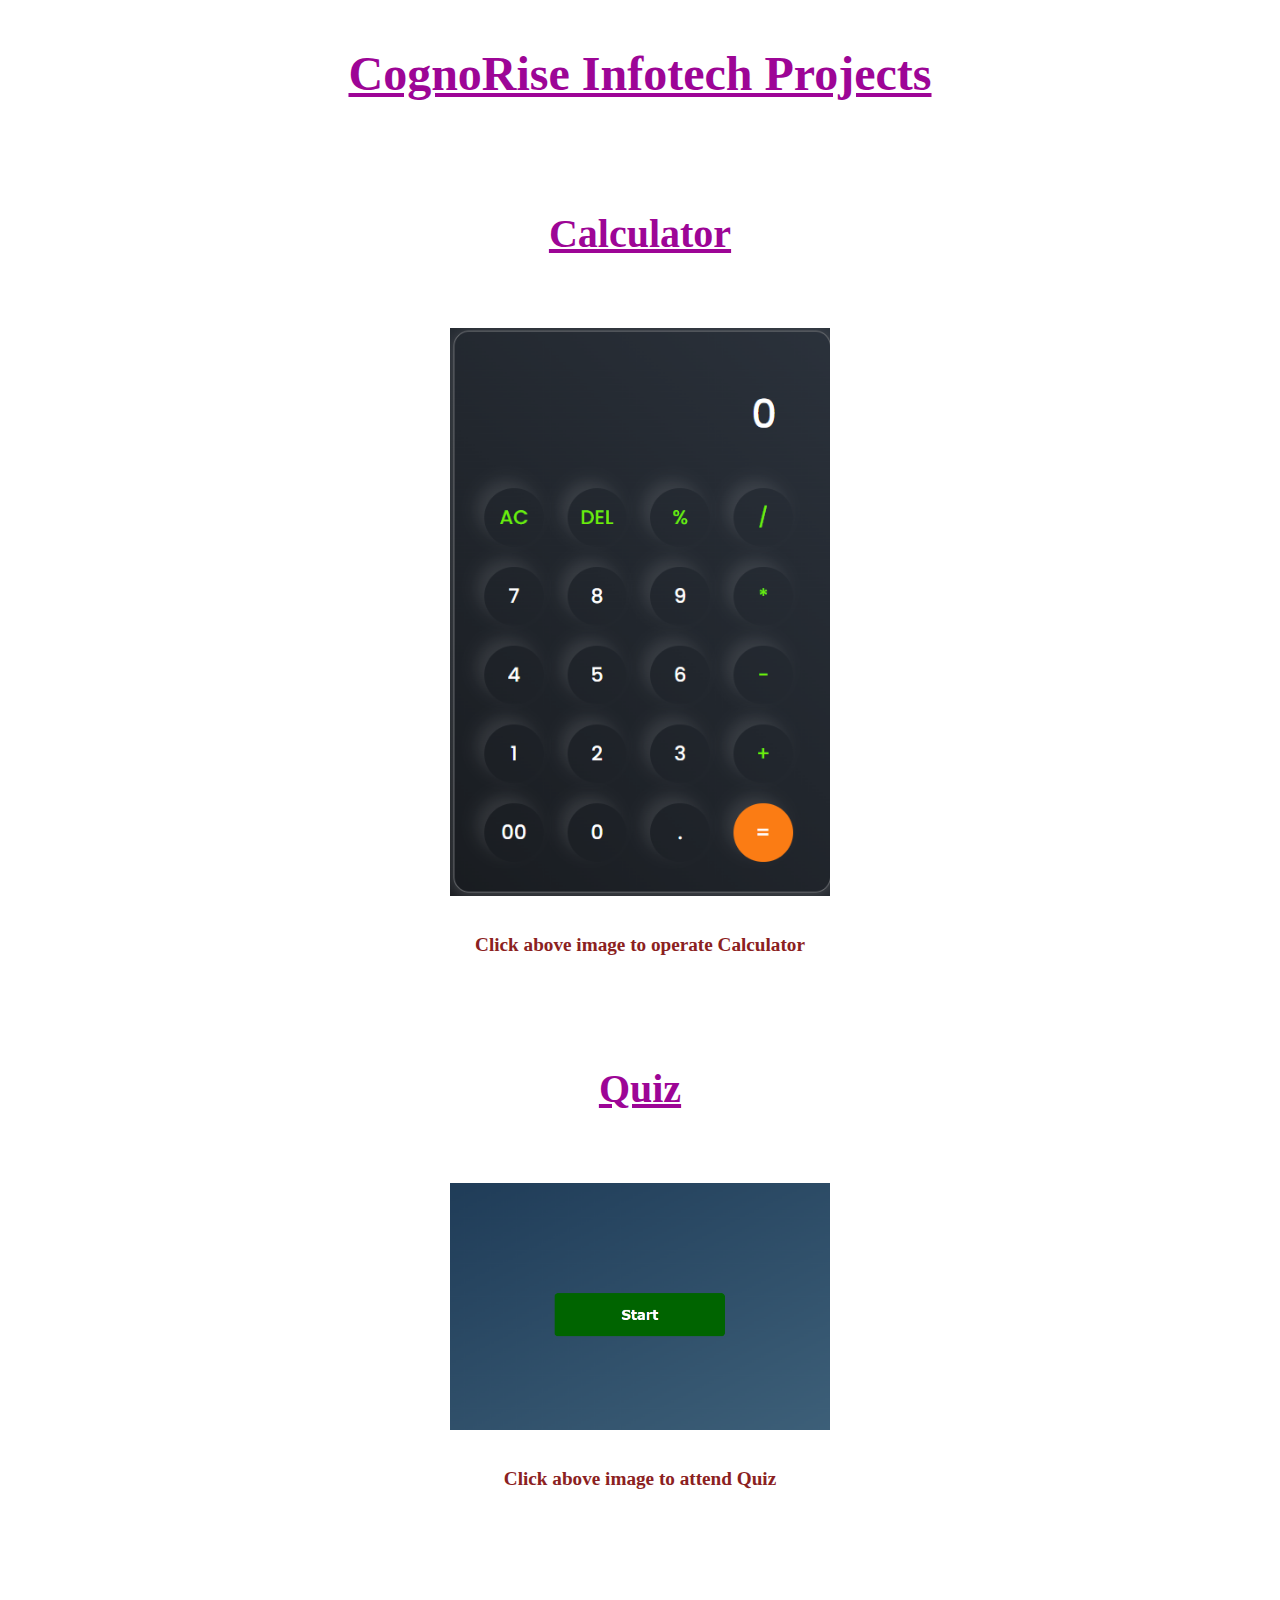
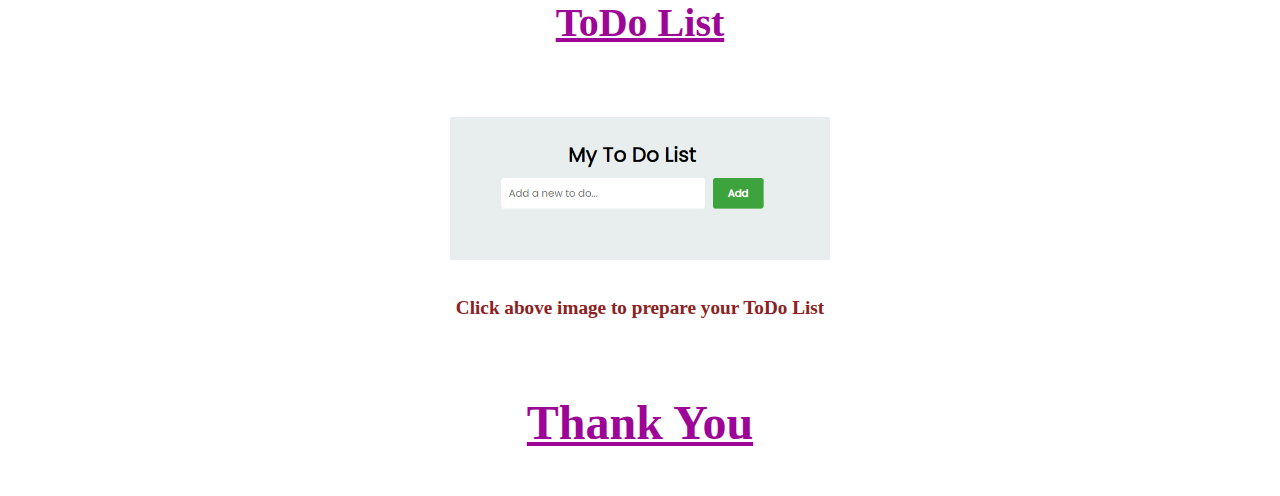
<file: index.html>
<!DOCTYPE html>
<html lang="en">
<head>
    <meta charset="UTF-8">
    <meta name="viewport" content="width=device-width, initial-scale=1.0">
    <title>CognoRiseInfotech</title>
    <link rel="stylesheet" href="style.css">
</head>
<body>
    <header class="heading">CognoRise Infotech Projects</header>
    <h2>Calculator</h2>
    <a href="calculator.html" target="_self">
        <img src="calculator.png" alt="Calculator" class="cal">
    </a>
    <div>Click above image to operate Calculator</div>
    <h2>Quiz</h2>
    <a href="quiz.html" target="_self">
        <img src="quiz1.png" alt="Start" class="qimg">
    </a>
    <div>Click above image to attend Quiz</div>
    <h2>ToDo List</h2>
    <a href="tdlist.html" target="_self">
        <img src="tdlist.png" alt="To Do List" class="tdlimg">
    </a>
    <div>Click above image to prepare your ToDo List</div>
    <footer>
        <div class="heading">
            Thank You
        </div>
    </footer>
</body>
</html>
</file>
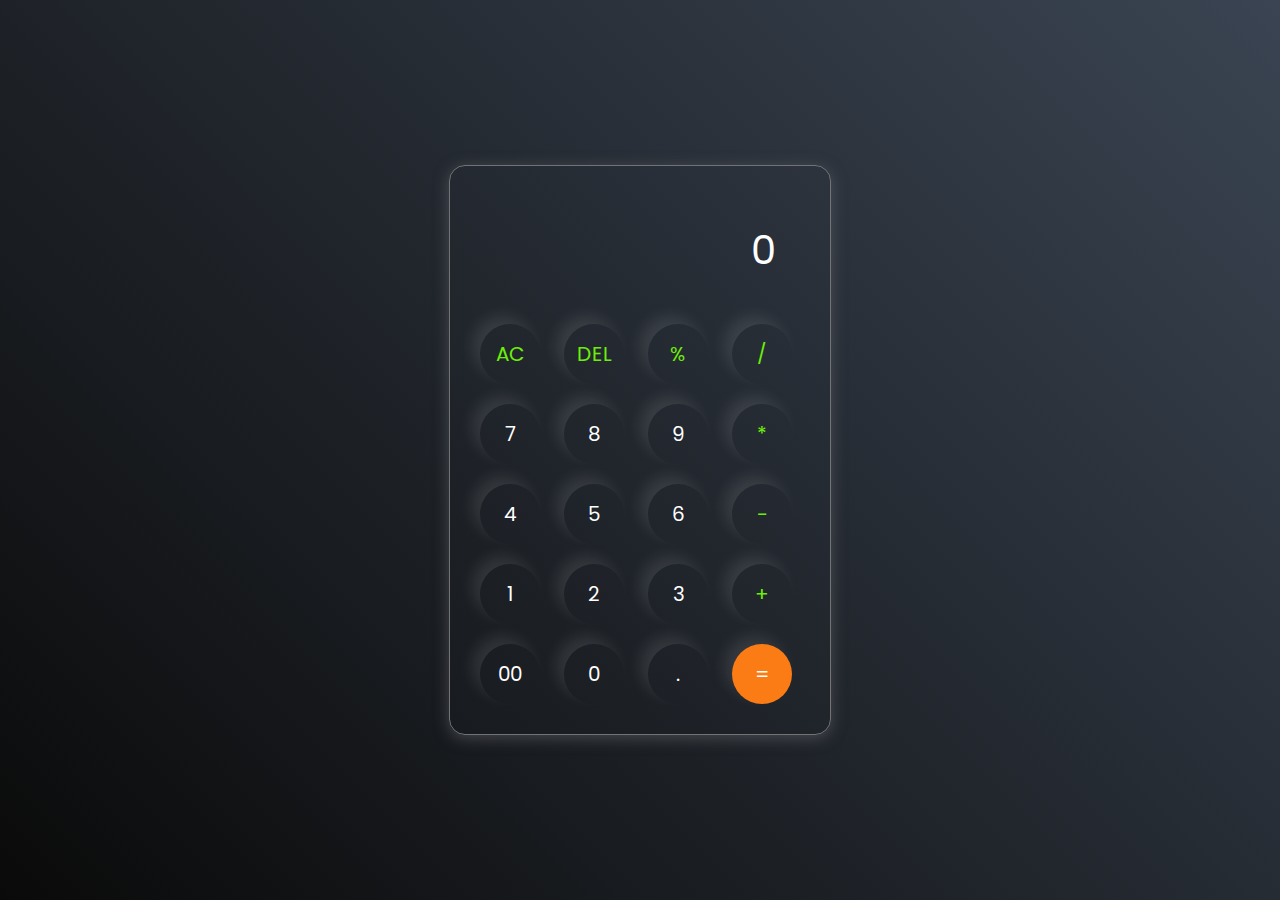
<file: calculator.html>
<!DOCTYPE html>
<html lang="en">
  <head>
    <meta charset="UTF-8" />
    <meta http-equiv="X-UA-Compatible" content="IE=edge" />
    <meta name="viewport" content="width=device-width, initial-scale=1.0" />
    <link rel="stylesheet" href="calculator.css" />
    <title>Calculator - By Menda Yugandhar</title>
  </head>
  <body>
    <div class="container">
      <div class="calculator">
        <input type="text" id="inputBox" placeholder="0" />
        <div>
          <button class="button operator">AC</button>
          <button class="button operator">DEL</button>
          <button class="button operator">%</button>
          <button class="button operator">/</button>
        </div>
        <div>
          <button class="button num">7</button>
          <button class="button num">8</button>
          <button class="button num">9</button>
          <button class="button operator">*</button>
        </div>
        <div>
          <button class="button num">4</button>
          <button class="button num">5</button>
          <button class="button num">6</button>
          <button class="button operator">-</button>
        </div>
        <div>
          <button class="button num">1</button>
          <button class="button num">2</button>
          <button class="button num">3</button>
          <button class="button operator">+</button>
        </div>

        <div>
          <button class="button num">00</button>
          <button class="button num">0</button>
          <button class="button num">.</button>
          <button class="button equalBtn">=</button>
        </div>
      </div>
    </div>

    <script src="calculator.js"></script>
  </body>
</html>
</file>
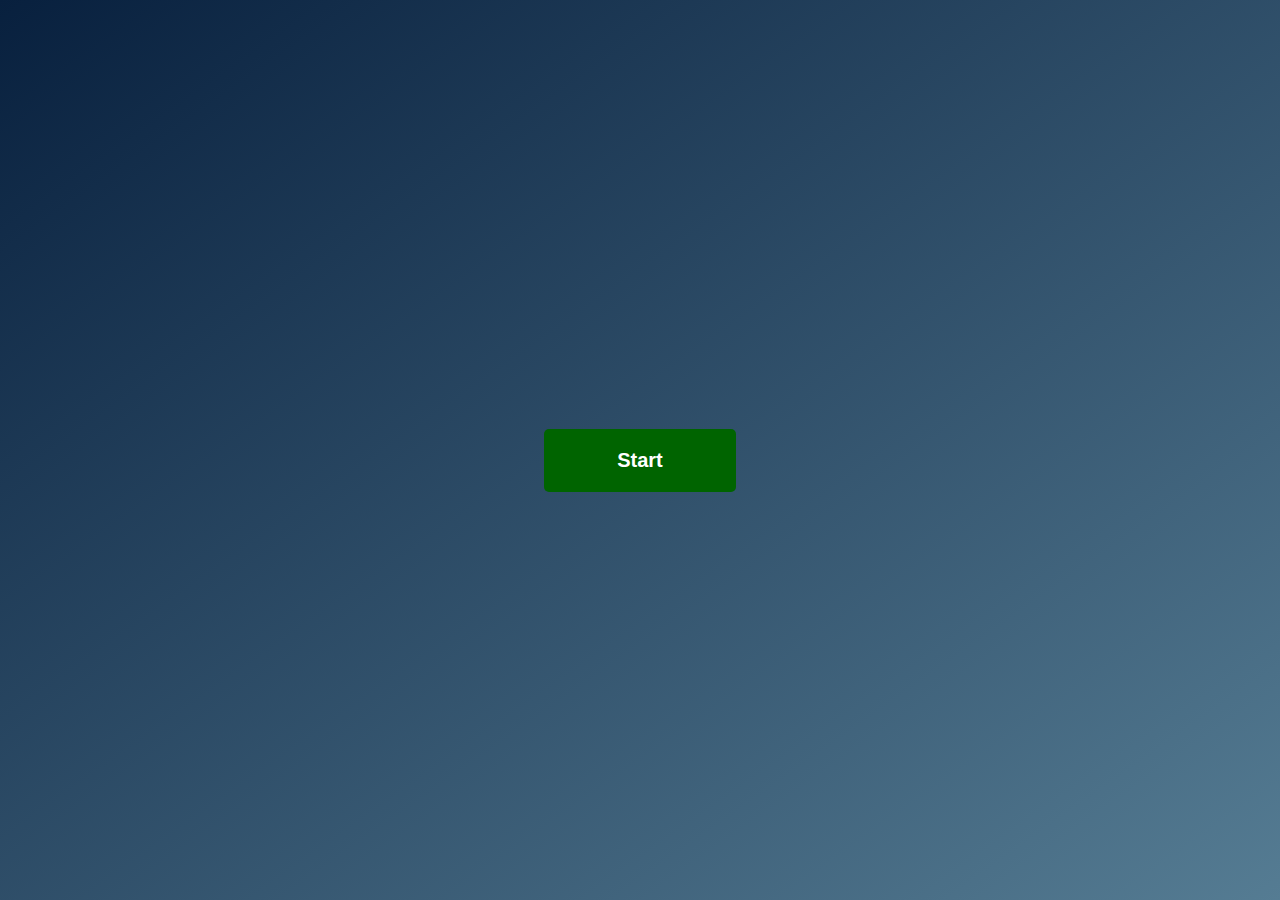
<file: quiz.html>
<!DOCTYPE html>
<html lang="en">
<head>
    <meta charset="UTF-8">
    <meta http-equiv="X-UA-Compatible" content="IE=edge">
    <meta name="viewport" content="width=device-width, initial-scale=1.0">
    <link rel="stylesheet" href="quiz.css">
    <title>Quiz App using JavaScript</title>
</head>
<body>
    <div class="alert">Alert</div>
    <div class="btn startBtn">Start</div>
    <div class="container">
        <h1>Let's play a Quiz Game</h1>
        <div class="question"></div>
        <div class="choices"></div>
        <button class="btn nextBtn">Next</button>
        <div class="scoreCard"></div>
        <div class="timer"></div>
    </div>

    <script src="quiz.js"></script>
</body>
</html>
</file>
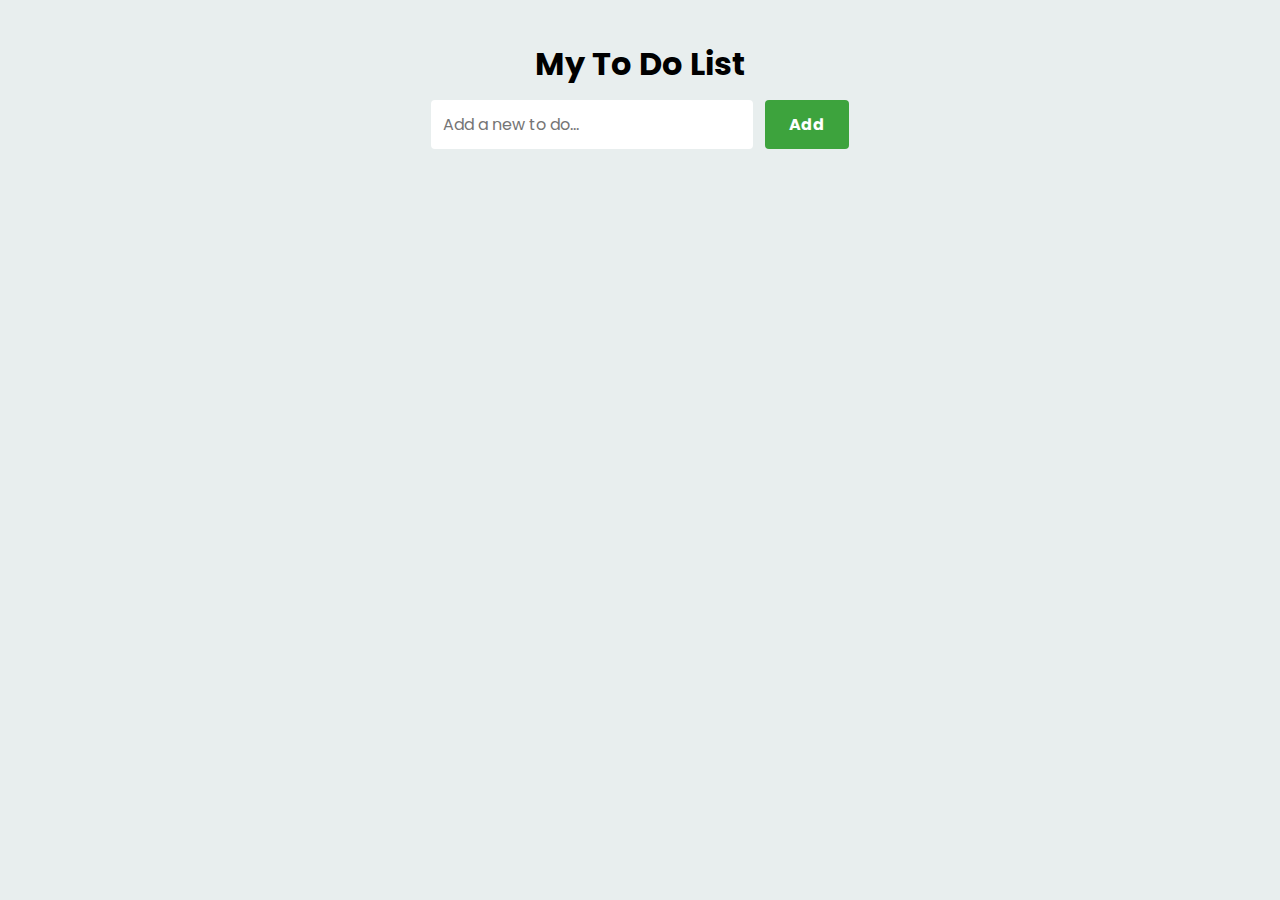
<file: tdlist.html>
<!DOCTYPE html>
<html lang="en">
<head>
    <meta charset="UTF-8">
    <meta http-equiv="X-UA-Compatible" content="IE=edge">
    <meta name="viewport" content="width=device-width, initial-scale=1.0">
    <link rel="stylesheet" href="tdlist.css">
    <title>To Do List - JavaScript Project</title>
</head>
<body>
    <div class="container">
        <div class="input-container">
            <h1>My To Do List</h1>
            <input type="text" placeholder="Add a new to do..." id="inputBox">
            <input type="button" value="Add" id="addBtn">
        </div>

        <ul class="todoList" id="todoList">
            <!-- <li><p>Task1</p></li>
            <li>Task2</li>
            <li>Task3</li> -->
        </ul>
    </div>

    <script src="tdlist.js"></script>
</body>
</html>
</file>
<file: style.css>
*{
    background-color:#ffffff;
}
.heading{
    font-weight: bold;
    font-size: 300%;
    text-align: center;
    padding: 3%;
    /* border-bottom: double 5px #fb7c14; */
    color: #9d0596;
    text-decoration:underline #9d0596;
}
h2{
    font-weight: bold;
    font-size: 250%;
    color: #9d0596;
    text-decoration: underline #9d0596;
    padding: 3%;
    text-align: center;
}
.cal{
    display: block;
    margin-left: auto;
    margin-right: auto;
    width: 30%;
}
.qimg{
    display: block;
    margin-left: auto;
    margin-right: auto;
    width: 30%;
}
.tdlimg{
    display: block;
    margin-left: auto;
    margin-right: auto;
    width: 30%;
}
div{
    padding:3%;
    text-align: center;
    font-size: 120%;
    font-weight: bold;
    color: #8b2121;
}
</file>
<file: calculator.css>
@import url('https://fonts.googleapis.com/css2?family=Poppins:wght@500&display=swap');

*{
    margin: 0;
    padding: 0;
    box-sizing: border-box;
    font-family: 'Poppins', sans-serif;
}

body{
    width: 100%;
    height: 100vh;
    display: flex;
    justify-content: center;
    align-items: center;
    background: linear-gradient(45deg, #0a0a0a, #3a4452);
}

.calculator{
    border: 1px solid #717377;
    padding: 20px;
    border-radius: 16px;
    background: transparent;
    box-shadow: 0px 3px 15px rgba(113, 115, 119, 0.5);

}

input{
    width: 320px;
    border: none;
    padding: 24px;
    margin: 10px;
    background: transparent;
    box-shadow: 0px 3px 15px rgbs(84, 84, 84, 0.1);
    font-size: 40px;
    text-align: right;
    cursor: pointer;
    color: #ffffff;
}

input::placeholder{
    color: #ffffff;
}

button{
    border: none;
    width: 60px;
    height: 60px;
    margin: 10px;
    border-radius: 50%;
    background: transparent;
    color: #ffffff;
    font-size: 20px;
    box-shadow: -8px -8px 15px rgba(255, 255, 255, 0.1);
    cursor: pointer;
}

.equalBtn{
    background-color: #fb7c14;
}

.operator{
    color: #6dee0a;
}

.num:hover{
    background-color:#008080cf;
}

.equalBtn:hover{
    width: 70px;
    height: 70px;
}

.operator:hover{
    background-color:#5f9ea0;
    color: #ffffff;
}
</file>
<file: quiz.css>
* {
    margin: 0;
    padding: 0;
    box-sizing: border-box;
    font-family: Verdana, Geneva, Tahoma, sans-serif;
}

body {
    width: 100%;
    height: 100vh;
    background: linear-gradient(to right bottom, #08203e, #557c93);
    color: #fff;
    display: grid;
    place-items: center;
}

.container {
    width: 80%;
    max-width: 850px;
    padding: 30px;
    text-align: center;
    display: none;
}

.container h1 {
    font-size: 36px;
    margin-bottom: 40px;
    text-decoration: underline;
    text-underline-offset: 8px;
}

.container .question {
    font-size: 26px;
    margin-top: 20px;
}

.container .choices {
    margin-top: 20px;
}

.choice {
    font-size: 20px;
    background-color: #eee;
    color: #000;
    margin: 10px auto;
    padding: 10px;
    border-radius: 5px;
    text-align: left;
    width: 60%;
    cursor: pointer;
    opacity: 0;
    transform: translateY(50%);
    animation: fade-in 0.5s ease forwards;
}

.choice:hover{
    background-color: #ddd;
}

.choice.selected{
    background-color: #007bff;
    color: #fff;
}

.btn{
    width: 60%;
    font-size: 20px;
    font-weight: 600;
    padding: 12px 20px;
    margin: 20px auto 0 auto;
    background-color: #006400;
    color: #fff;
    border: none;
    border-radius: 5px;
    cursor: pointer;
}

.btn:hover{
    background-color: #08780c;
}

.scoreCard{
    font-size: 24px;
    margin-top: 20px;
}

.alert{
    background-color: #5d9b63;
    border-radius: 5px;
    width: 100%;
    padding: 12px;
    position: absolute;
    top: 0;
    display: none;
}

.startBtn{
    width: 15%;
    padding-block: 20px;
    text-align: center;
}

.timer{
    position: absolute;
    top: 20px;
    right: 20px;
    width: 72px;
    height: 72px;
    border-radius: 50%;
    background-color: #08203e;
    border: 2px solid #f00;
    font-size: 24px;
    font-weight: 600;
    padding: 12px;
    display: flex;
    justify-content: center;
    align-items: center;
    animation: pulse 1s ease-in-out infinite;
}

/* Adding Animation to Timer */
@keyframes pulse{
    0%{
        transform: scale(1);
    }
    50%{
        transform: scale(1.2);
    }
    100%{
        transform: scale(1);
    }
}

/* Adding Animation to choices */
@keyframes fade-in{
    0%{
        opacity: 0;
        transform: translateY(50%);
    }
    100%{
        opacity: 1;
        transform: translateY(0);
    }
}

@media screen and (max-width:900px){
    .container {
        width: 100%;
        margin-top: 50px;
    }
    .container h1{
        font-size: 24px;
    }
    .container .question{
        font-size: 22px;
    }

    .timer{
        width: 50px;
        height: 50px;
        font-size: 20px;
    }

    .startBtn{
        width: 50%;
    }
}
</file>
<file: tdlist.css>
@import url('https://fonts.googleapis.com/css2?family=Poppins&display=swap');

*{
    margin: 0;
    padding: 0;
    box-sizing: border-box;
    font-family: 'Poppins', sans-serif;
}

body{
    background-color: rgb(232, 238, 238);
}

.container{
    display: flex;
    flex-direction: column;
    justify-content: center;
    align-items: center;
    margin-top: 20px;
}

.input-container{
    width: 100%;
    max-width: 500px;
    text-align: center;
    padding: 20px;
}

.input-container input{
    border: none;
    outline: none;
    padding: 12px;
    margin-block: 12px;
    border-radius: 4px;
    font-size: 16px;
}

.input-container input[type="text"]{
    width: 70%;
}

.input-container input[type="button"]{
    background-color: #3da33d;
    color: #fff;
    font-weight: 700;
    margin-left: 8px;
    cursor: pointer;
    padding: 12px 24px;
}

.input-container input[type="button"]:hover{
    background-color: #60b160;
}

ul{
    width: 70%;
    max-width: 450px;
    /* display: flex;
    justify-content: center;
    flex-direction: column;
    align-items: center; */
}

ul li{
    list-style-type: none;
    cursor: pointer;
    margin-block-end: 12px;
    border-radius: 8px;
    border: 0.125px solid #a19f9f;
    padding: 6px 12px;
    background-color: #ffffff;
    display: flex;
    align-items: center;
    justify-content: space-between;
    transition: background-color 0.5s;
}

ul li:hover{
    background-color: #cbcaca;
}

ul li p{
    flex-grow: 1;
    padding: 2px;
}
.btn{
    border: none;
    outline: none;
    font-size: 16px;
    background: none;
    font-weight: 600;
    cursor: pointer;
    padding: 8px;
}

.deleteBtn{
    color: #ff0000;
}

.editBtn{
    color: #008000;
}
</file>
